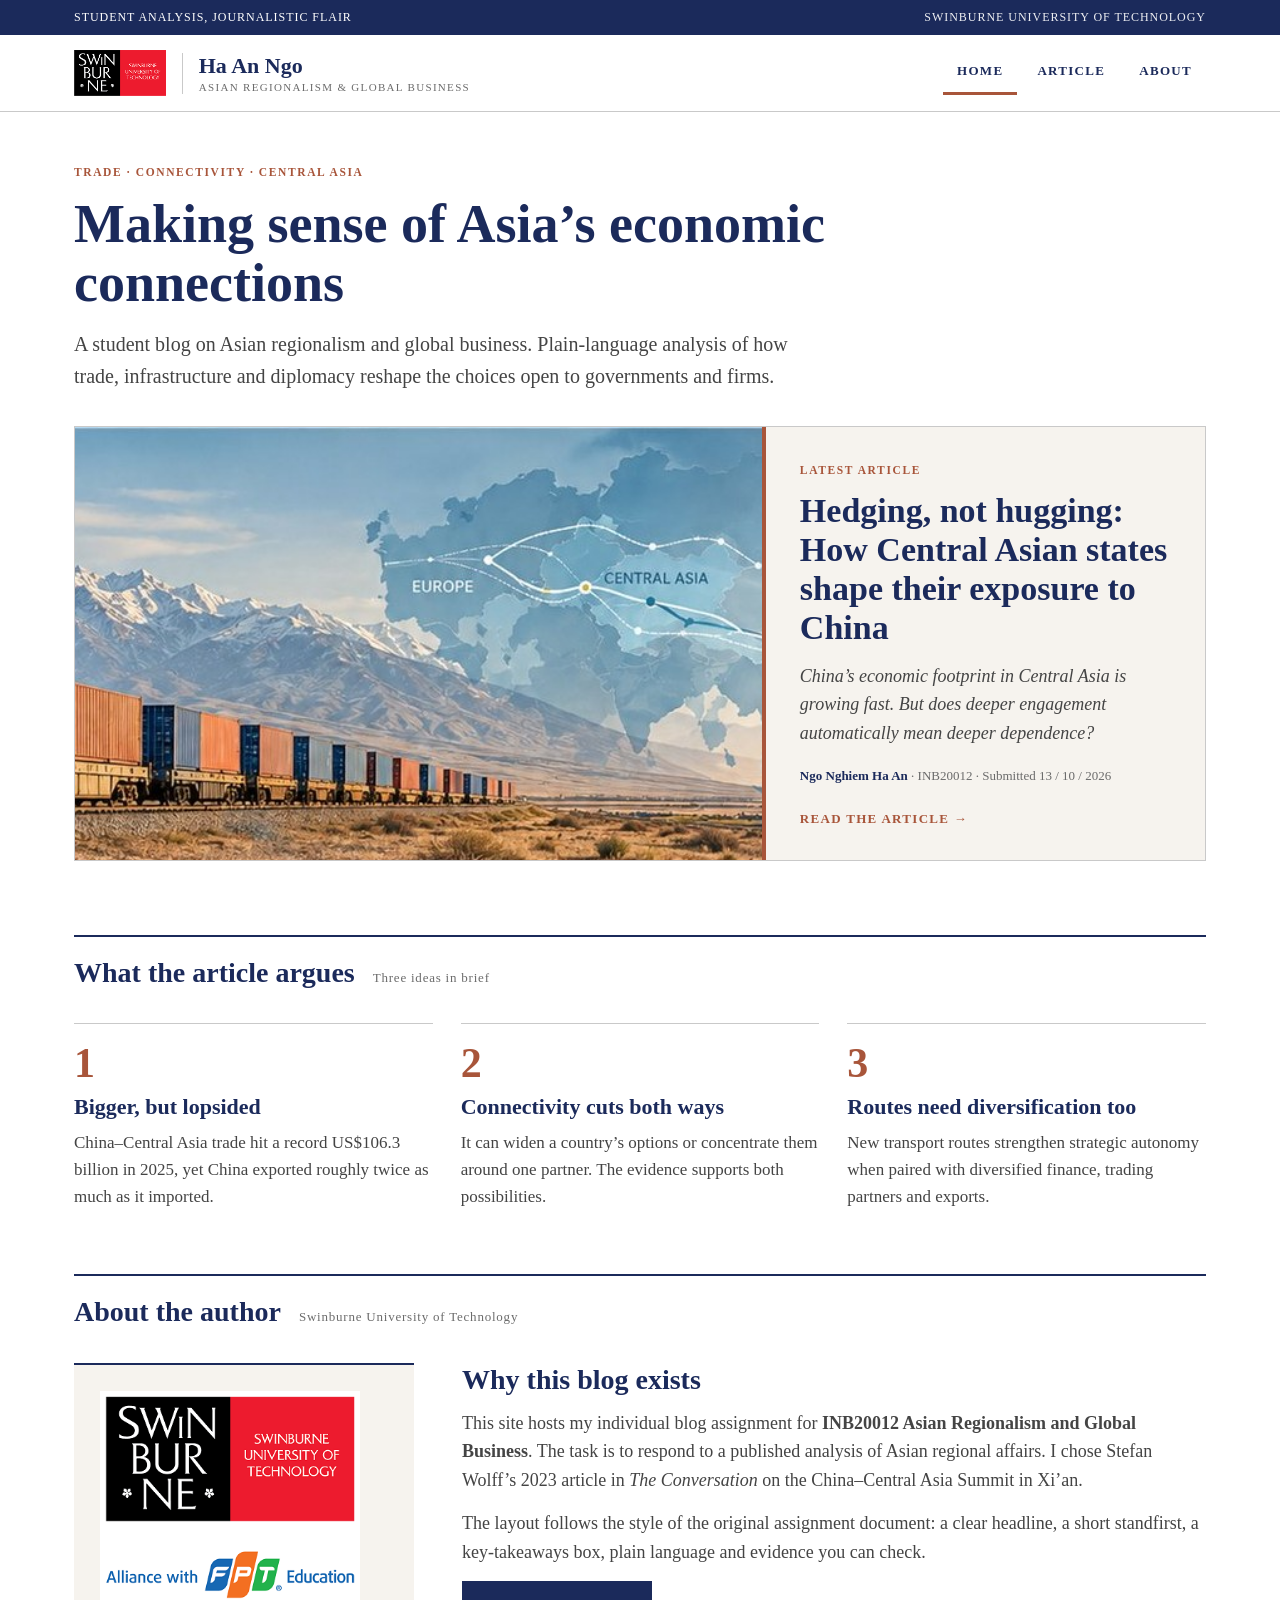
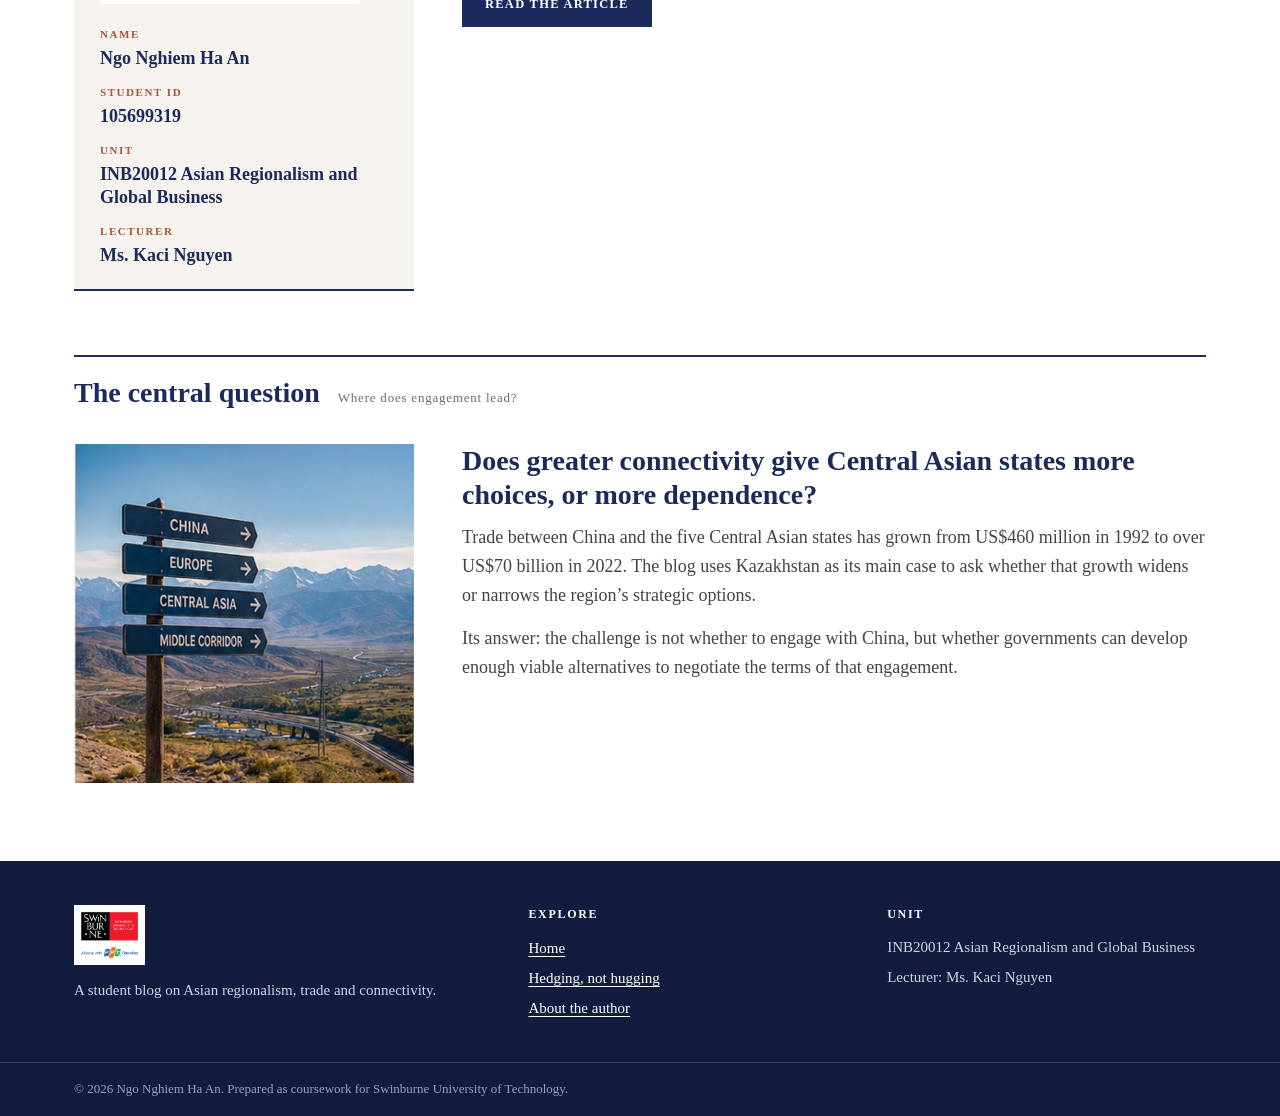
<file: index.html>
<!DOCTYPE html>
<html lang="en">
<head>
  <meta charset="utf-8">
  <meta name="viewport" content="width=device-width, initial-scale=1">
  <title>Ha An Ngo — Asian Regionalism &amp; Global Business</title>
  <meta name="description" content="Student blog by Ngo Nghiem Ha An, Swinburne University of Technology: analysis of trade, connectivity and Central Asia for INB20012 Asian Regionalism and Global Business.">
  <meta property="og:type" content="website">
  <meta property="og:title" content="Ha An Ngo — Asian Regionalism &amp; Global Business">
  <meta property="og:description" content="Hedging, not hugging: How Central Asian states shape their exposure to China.">
  <meta property="og:image" content="assets/img/hero-train.jpg">
  <link rel="icon" href="assets/img/favicon.svg" type="image/svg+xml">
  <link rel="stylesheet" href="assets/css/style.css">
</head>
<body>
  <a class="skip" href="#main">Skip to content</a>

  <div class="topline">
    <div class="wrap">
      <span>Student analysis, journalistic flair</span>
      <a href="https://www.swinburne.edu.au" target="_blank" rel="noopener">Swinburne University of Technology</a>
    </div>
  </div>

  <header class="site-header">
    <div class="wrap">
      <a class="brand" href="index.html" aria-label="Ha An Ngo — home">
        <img src="assets/img/logo-swinburne.png" alt="Swinburne University of Technology">
        <span class="brand-text"><strong>Ha An Ngo</strong><span>Asian Regionalism &amp; Global Business</span></span>
      </a>
      <button class="menu-btn" aria-expanded="false" aria-controls="nav">Menu</button>
      <nav class="nav" id="nav" aria-label="Main">
        <a href="index.html" aria-current="page">Home</a>
        <a href="hedging-not-hugging.html">Article</a>
        <a href="#about">About</a>
      </nav>
    </div>
  </header>

  <main id="main">
    <section class="home-hero">
      <div class="wrap">
        <div class="intro">
          <span class="kicker">Trade · Connectivity · Central Asia</span>
          <h1>Making sense of Asia’s economic connections</h1>
          <p>A student blog on Asian regionalism and global business. Plain-language analysis of how trade, infrastructure and diplomacy reshape the choices open to governments and firms.</p>
        </div>

        <article class="featured">
          <div class="pic">
            <img src="assets/img/hero-train.jpg" alt="A freight train crossing a steppe with mountains behind, overlaid with a map of routes linking Europe, Central Asia and China" width="799" height="345">
          </div>
          <div class="body">
            <span class="kicker">Latest article</span>
            <h2><a href="hedging-not-hugging.html">Hedging, not hugging: How Central Asian states shape their exposure to China</a></h2>
            <p>China’s economic footprint in Central Asia is growing fast. But does deeper engagement automatically mean deeper dependence?</p>
            <div class="meta"><b>Ngo Nghiem Ha An</b> · INB20012 · Submitted 13 / 10 / 2026</div>
            <div class="read-more">Read the article <span>→</span></div>
          </div>
        </article>
      </div>
    </section>

    <section class="section">
      <div class="wrap">
        <div class="section-head">
          <h2>What the article argues</h2>
          <p>Three ideas in brief</p>
        </div>
        <div class="themes">
          <div class="theme">
            <div class="num">1</div>
            <h3>Bigger, but lopsided</h3>
            <p>China–Central Asia trade hit a record US$106.3 billion in 2025, yet China exported roughly twice as much as it imported.</p>
          </div>
          <div class="theme">
            <div class="num">2</div>
            <h3>Connectivity cuts both ways</h3>
            <p>It can widen a country’s options or concentrate them around one partner. The evidence supports both possibilities.</p>
          </div>
          <div class="theme">
            <div class="num">3</div>
            <h3>Routes need diversification too</h3>
            <p>New transport routes strengthen strategic autonomy when paired with diversified finance, trading partners and exports.</p>
          </div>
        </div>
      </div>
    </section>

    <section class="section" id="about">
      <div class="wrap">
        <div class="section-head">
          <h2>About the author</h2>
          <p>Swinburne University of Technology</p>
        </div>
        <div class="about">
          <aside class="id-card" aria-label="Student details">
            <img class="logo" src="assets/img/logo-full.png" alt="Swinburne University of Technology — Alliance with FPT Education">
            <dl>
              <dt>Name</dt><dd>Ngo Nghiem Ha An</dd>
              <dt>Student ID</dt><dd>105699319</dd>
              <dt>Unit</dt><dd>INB20012 Asian Regionalism and Global Business</dd>
              <dt>Lecturer</dt><dd>Ms. Kaci Nguyen</dd>
            </dl>
          </aside>
          <div class="about-text">
            <h3>Why this blog exists</h3>
            <p>This site hosts my individual blog assignment for <b>INB20012 Asian Regionalism and Global Business</b>. The task is to respond to a published analysis of Asian regional affairs. I chose Stefan Wolff’s 2023 article in <i>The Conversation</i> on the China–Central Asia Summit in Xi’an.</p>
            <p>The layout follows the style of the original assignment document: a clear headline, a short standfirst, a key-takeaways box, plain language and evidence you can check.</p>
            <p><a class="btn" href="hedging-not-hugging.html">Read the article</a></p>
          </div>
        </div>
      </div>
    </section>

    <section class="section">
      <div class="wrap">
        <div class="section-head">
          <h2>The central question</h2>
          <p>Where does engagement lead?</p>
        </div>
        <div class="about about-pic">
          <img src="assets/img/signpost.jpg" alt="A signpost on a mountain road pointing to China, Europe, Central Asia and the Middle Corridor" width="660" height="658">
          <div class="about-text">
            <h3>Does greater connectivity give Central Asian states more choices, or more dependence?</h3>
            <p>Trade between China and the five Central Asian states has grown from US$460 million in 1992 to over US$70 billion in 2022. The blog uses Kazakhstan as its main case to ask whether that growth widens or narrows the region’s strategic options.</p>
            <p>Its answer: the challenge is not whether to engage with China, but whether governments can develop enough viable alternatives to negotiate the terms of that engagement.</p>
          </div>
        </div>
      </div>
    </section>
  </main>

  <footer class="site-footer">
    <div class="wrap">
      <div>
        <img src="assets/img/logo-full.png" alt="Swinburne University of Technology — Alliance with FPT Education">
        <p>A student blog on Asian regionalism, trade and connectivity.</p>
      </div>
      <div>
        <h5>Explore</h5>
        <ul>
          <li><a href="index.html">Home</a></li>
          <li><a href="hedging-not-hugging.html">Hedging, not hugging</a></li>
          <li><a href="#about">About the author</a></li>
        </ul>
      </div>
      <div>
        <h5>Unit</h5>
        <p>INB20012 Asian Regionalism and Global Business</p>
        <p>Lecturer: Ms. Kaci Nguyen</p>
      </div>
    </div>
    <div class="legal"><div class="wrap">© 2026 Ngo Nghiem Ha An. Prepared as coursework for Swinburne University of Technology. </div></div>
  </footer>

  <script src="assets/js/main.js"></script>
</body>
</html>
</file>
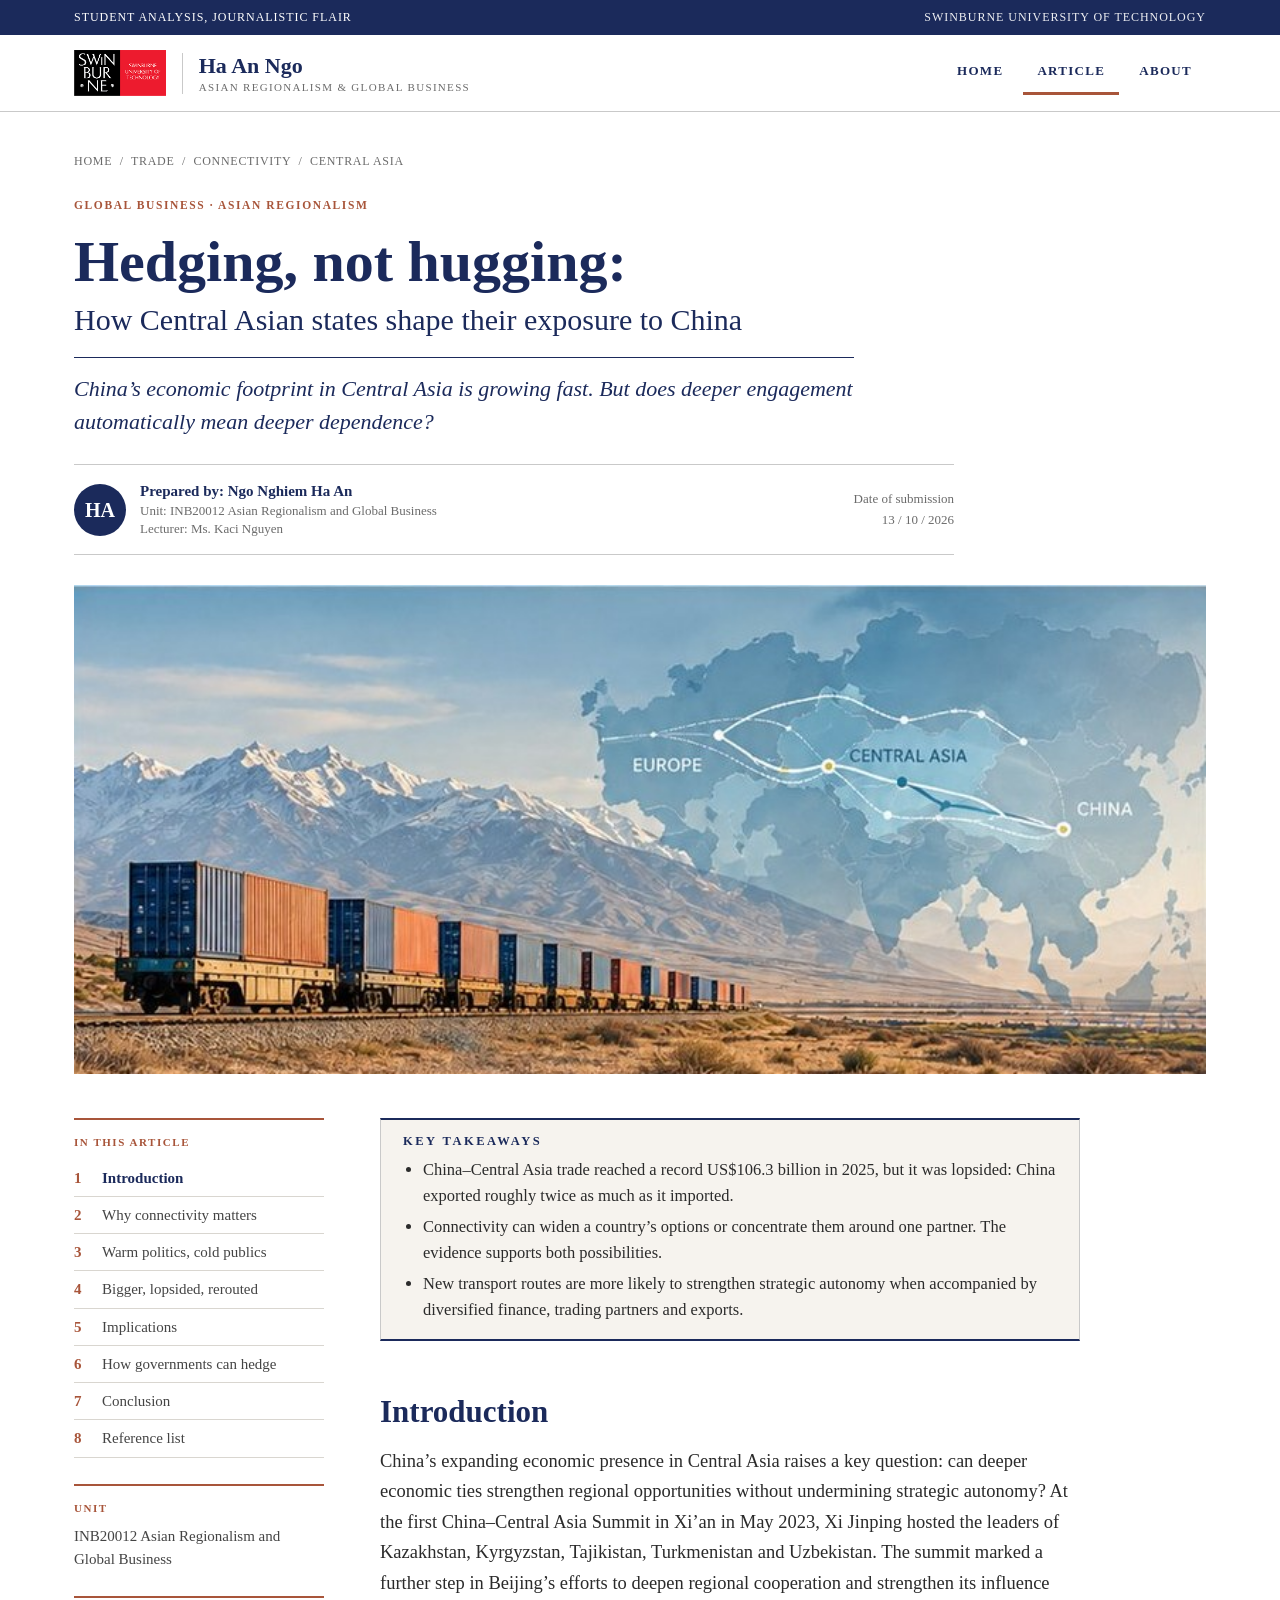
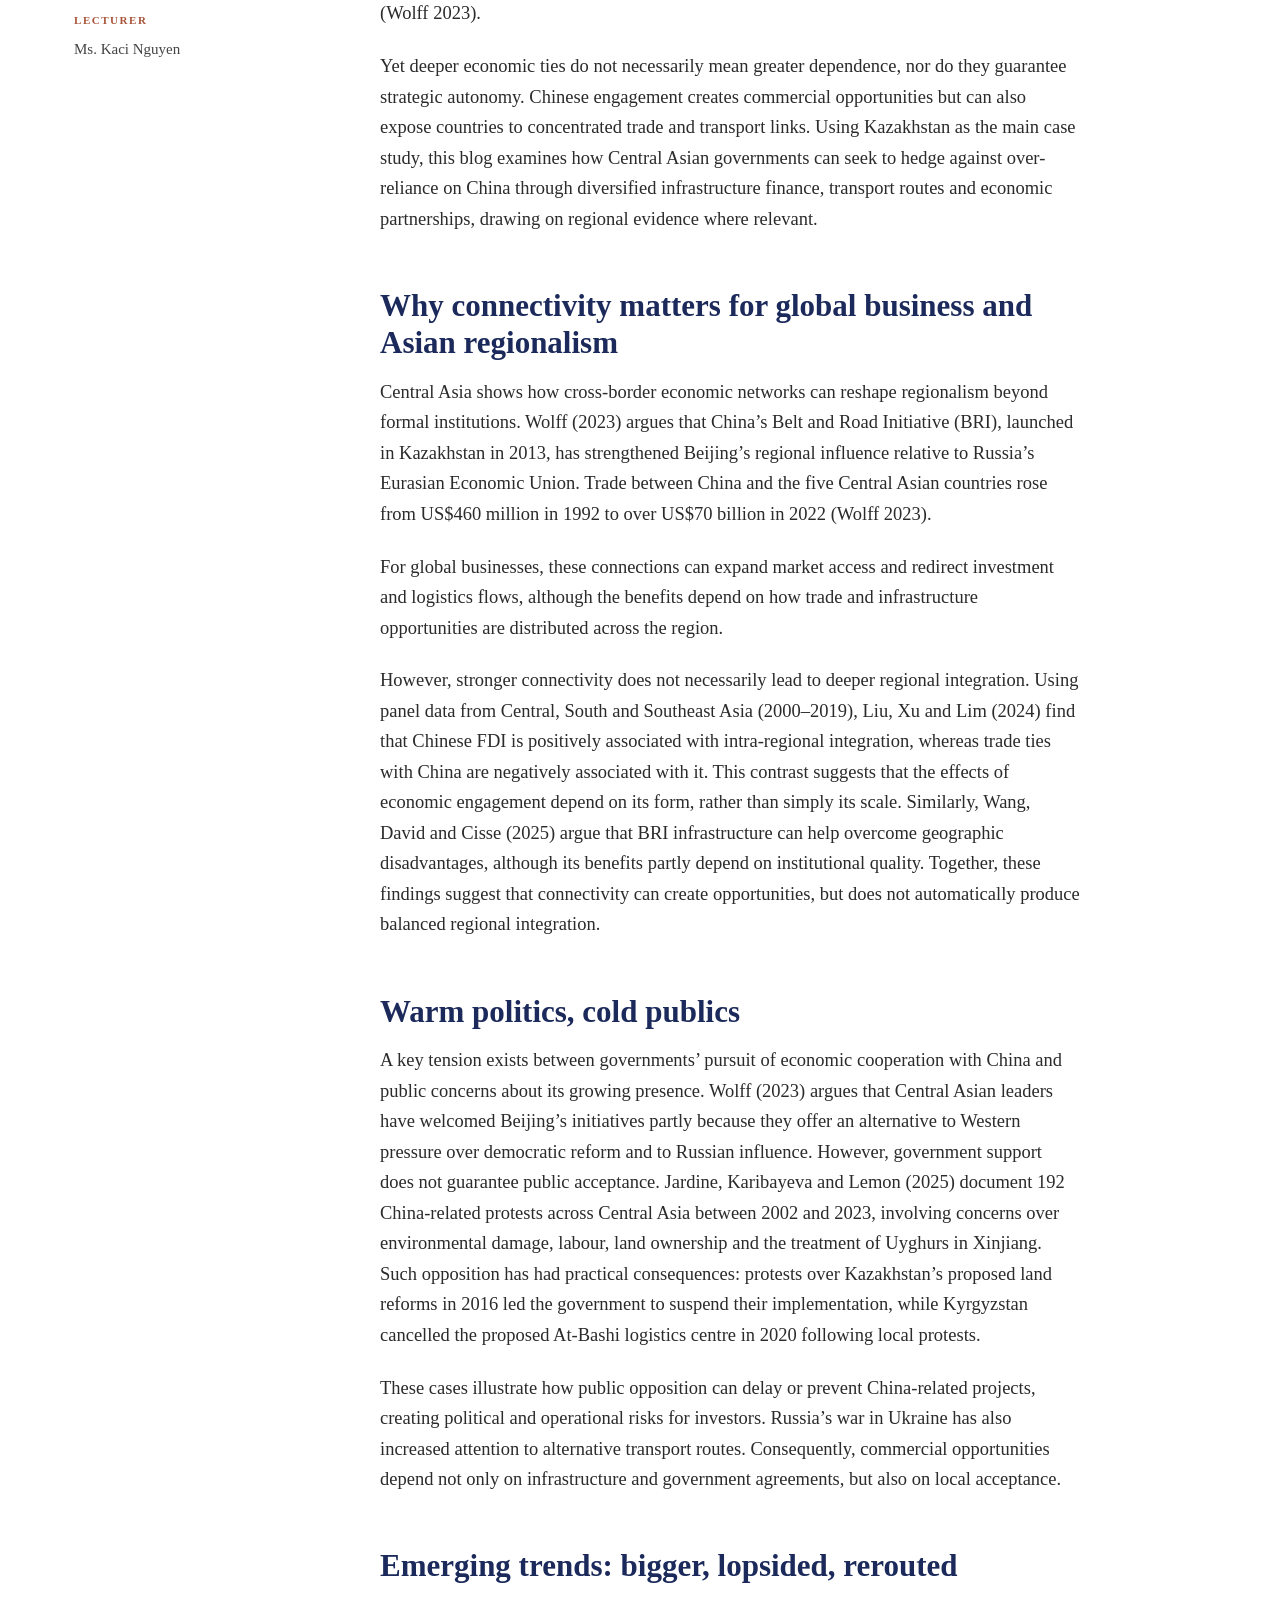
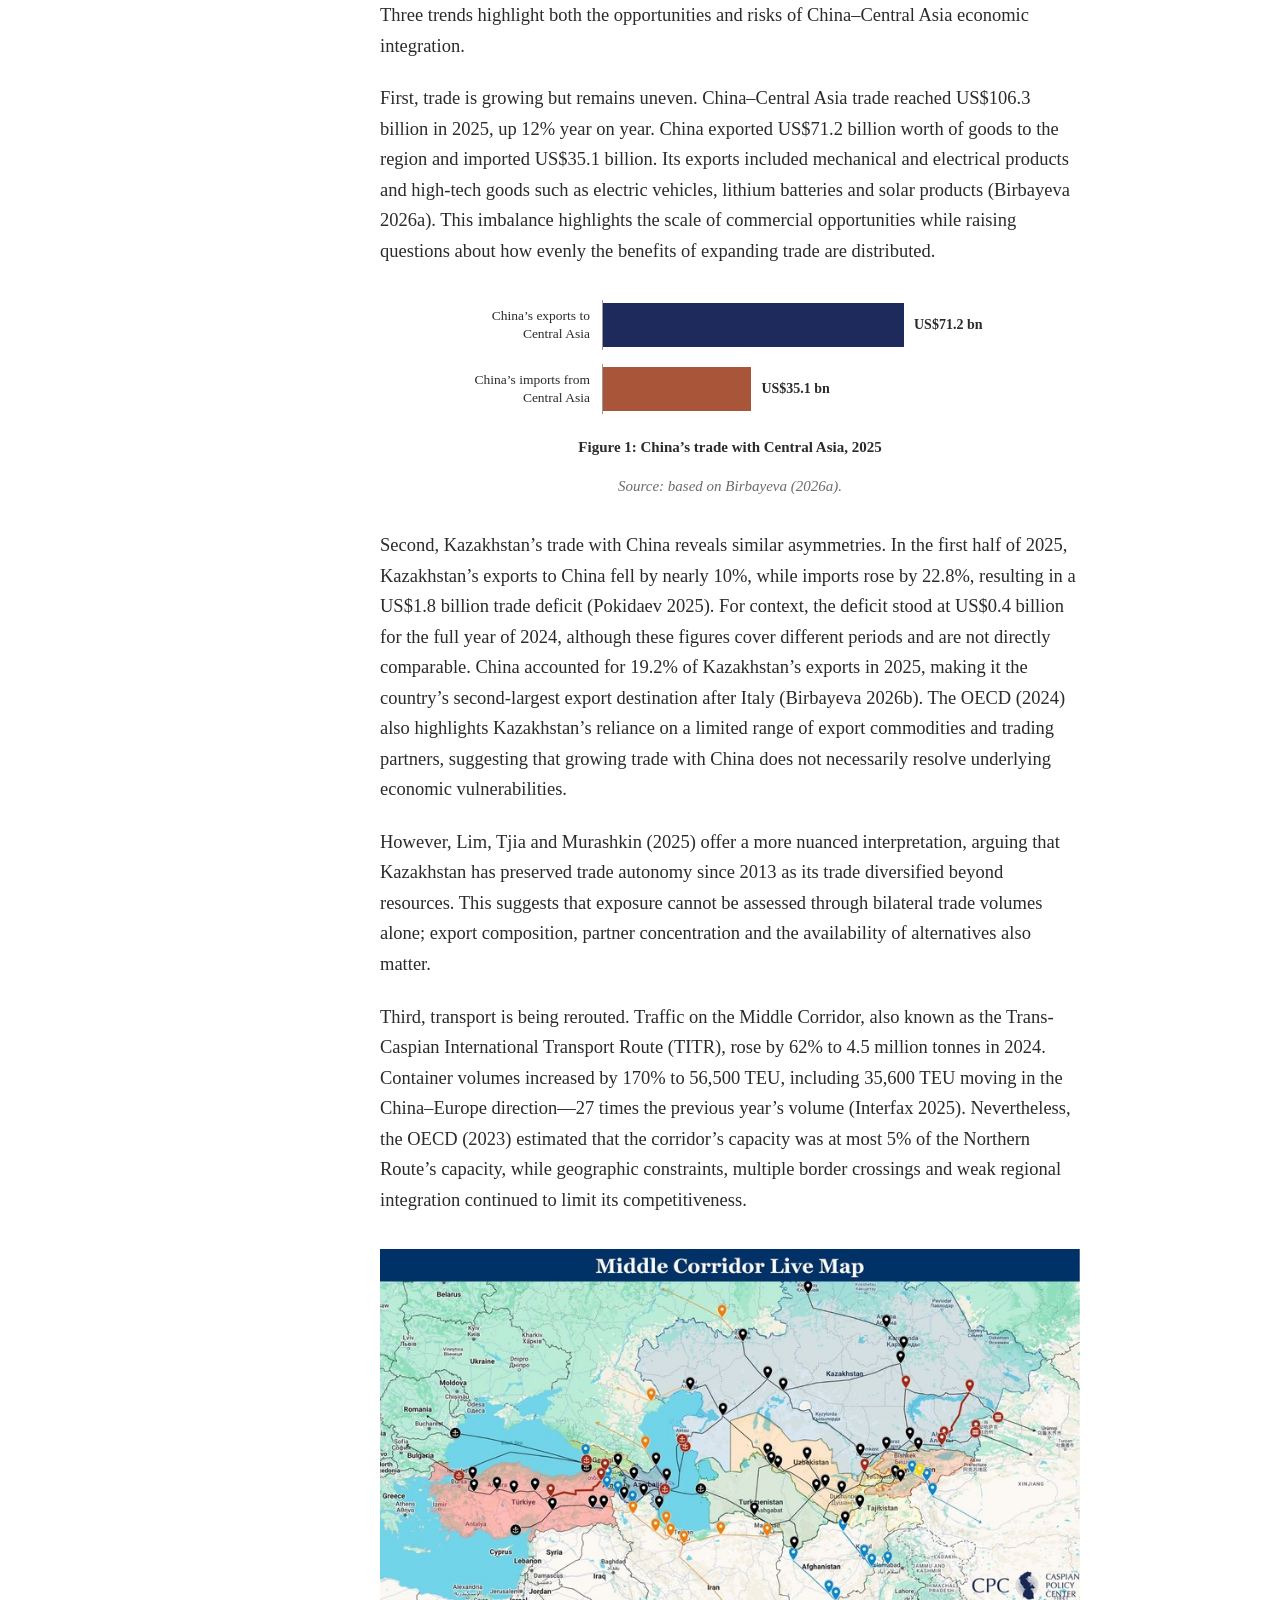
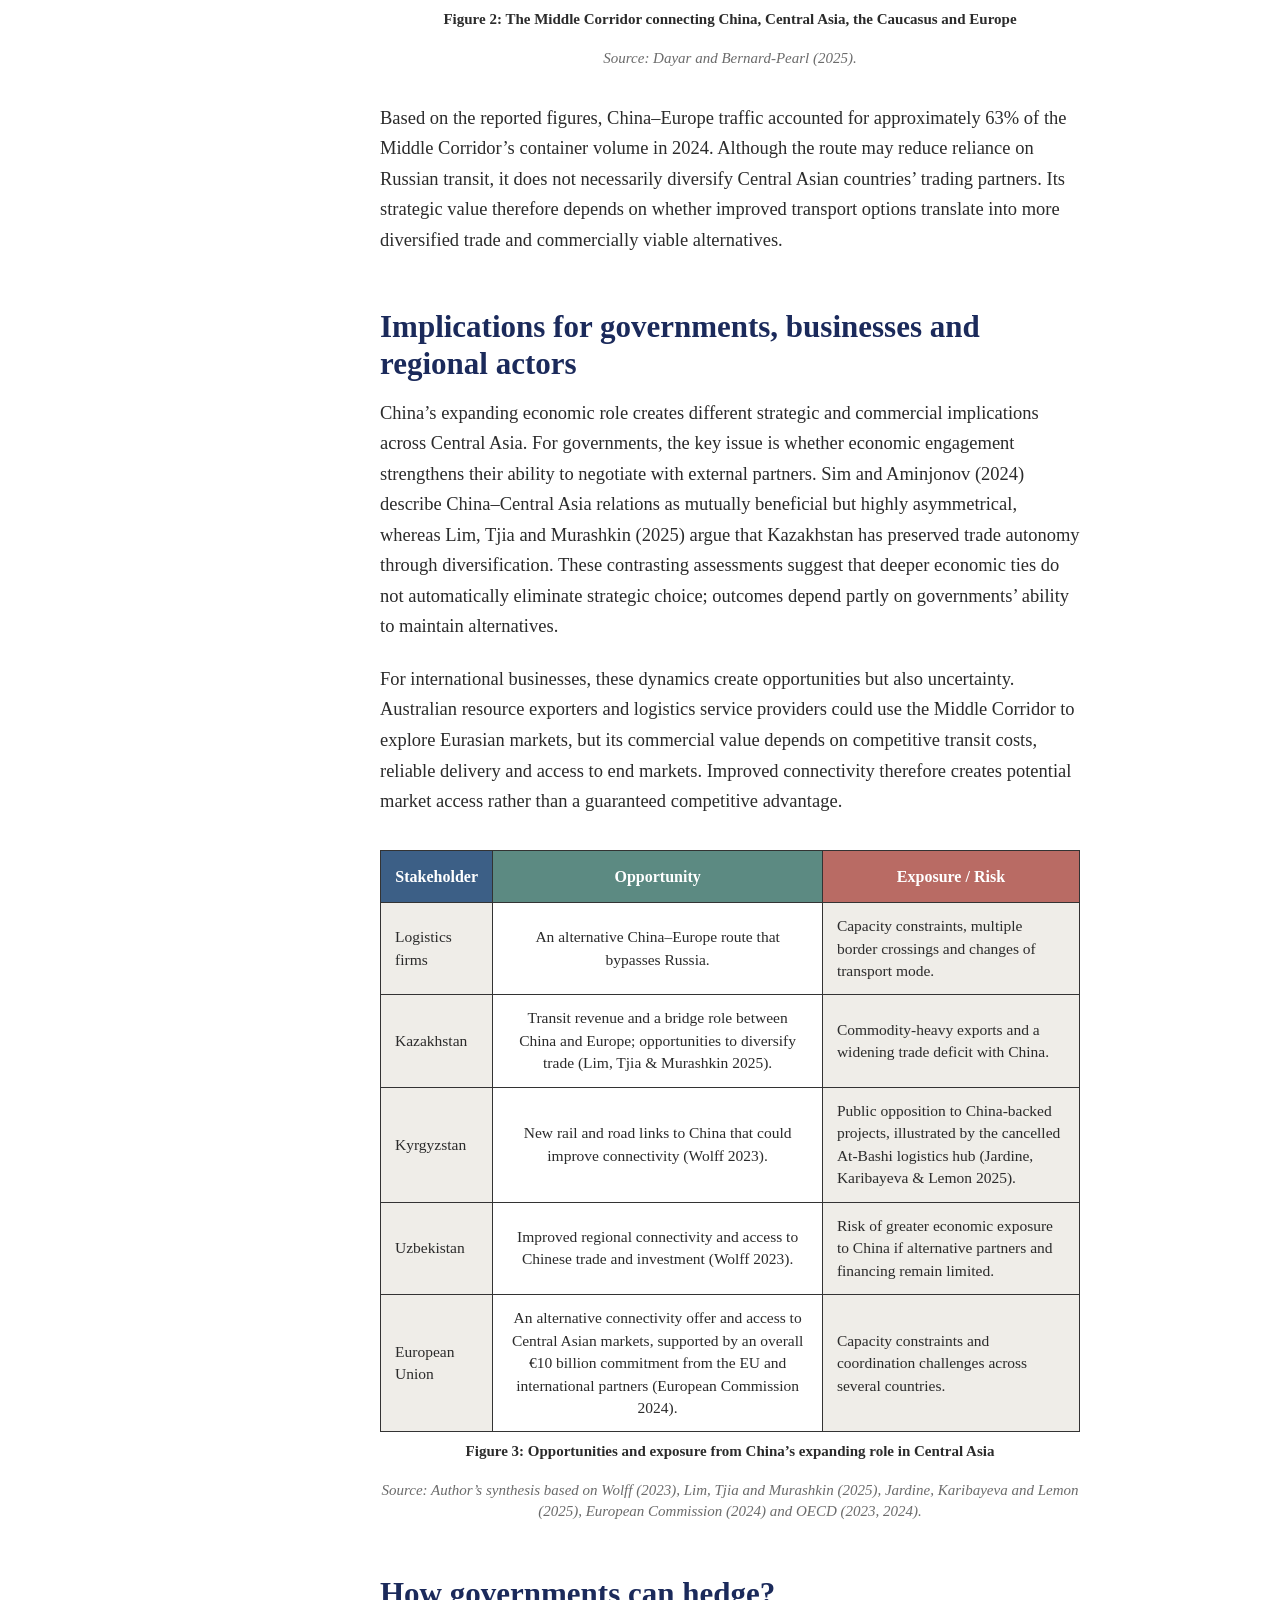
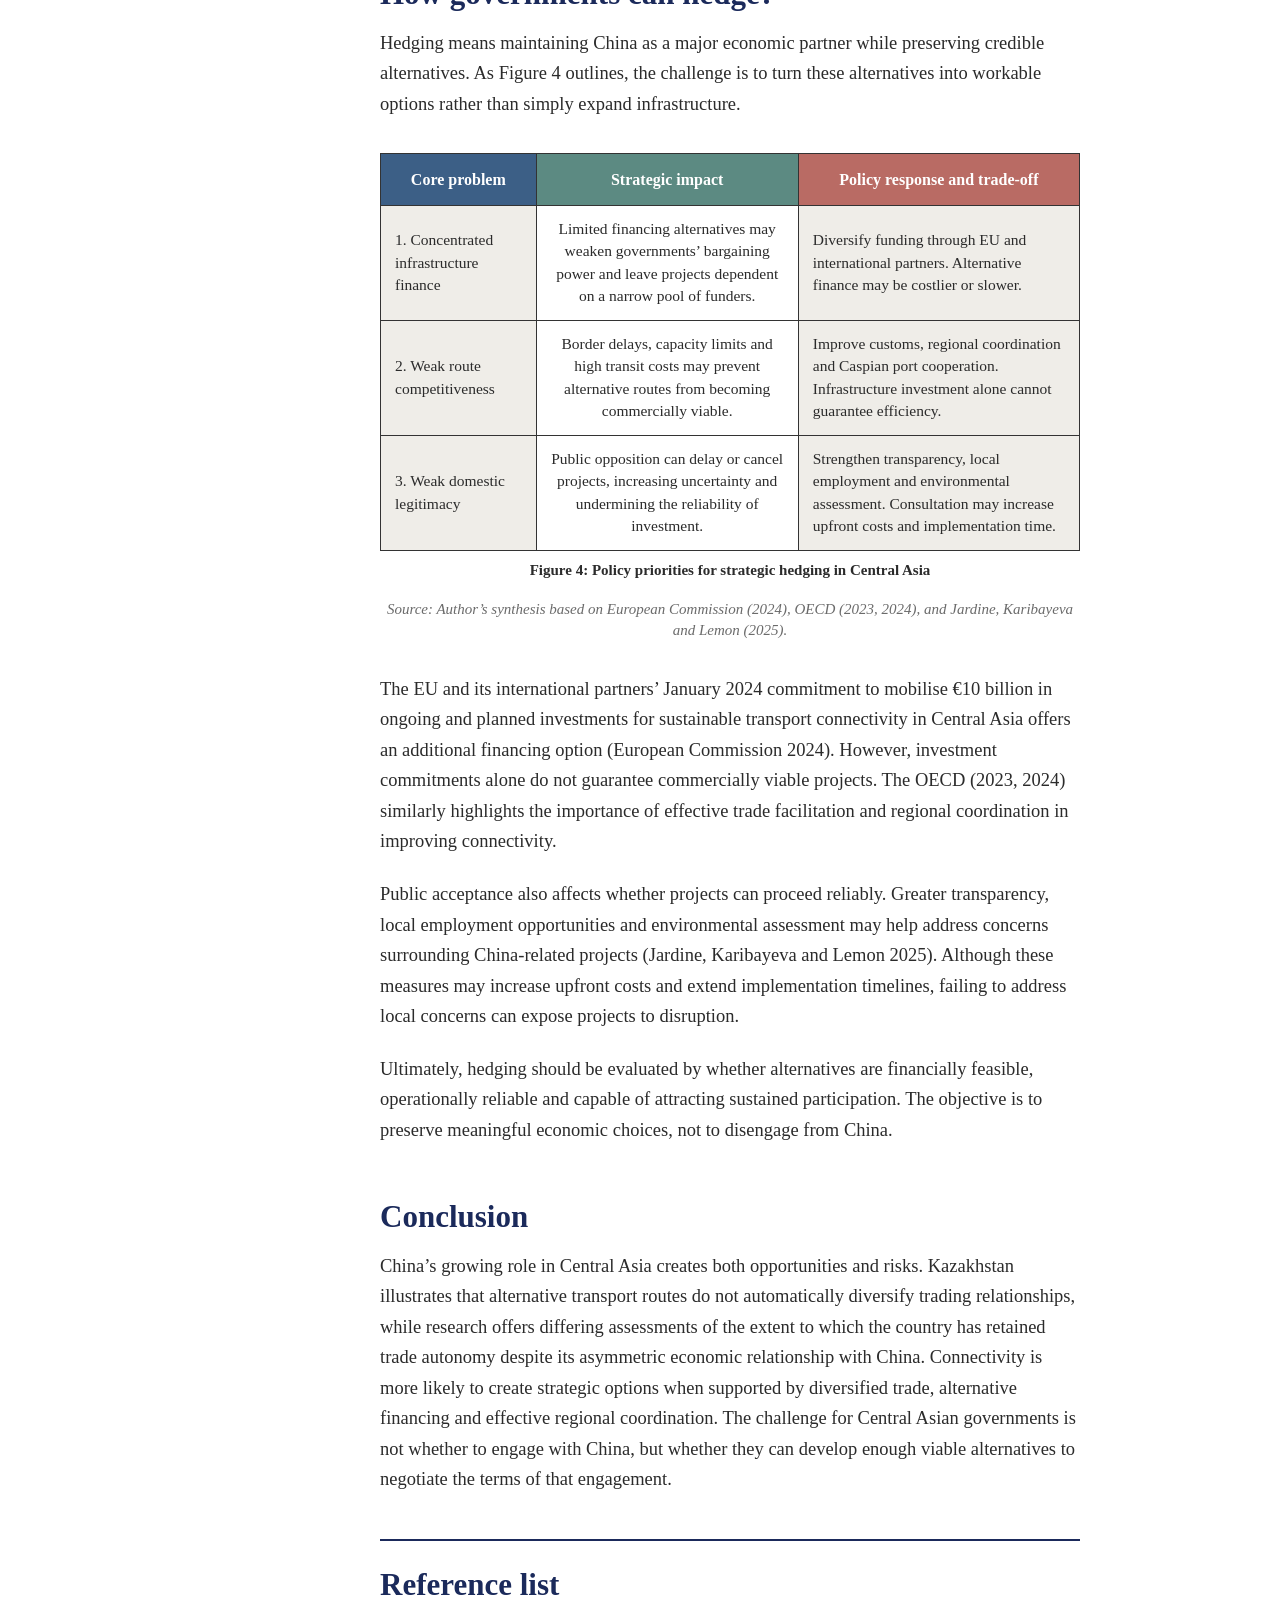
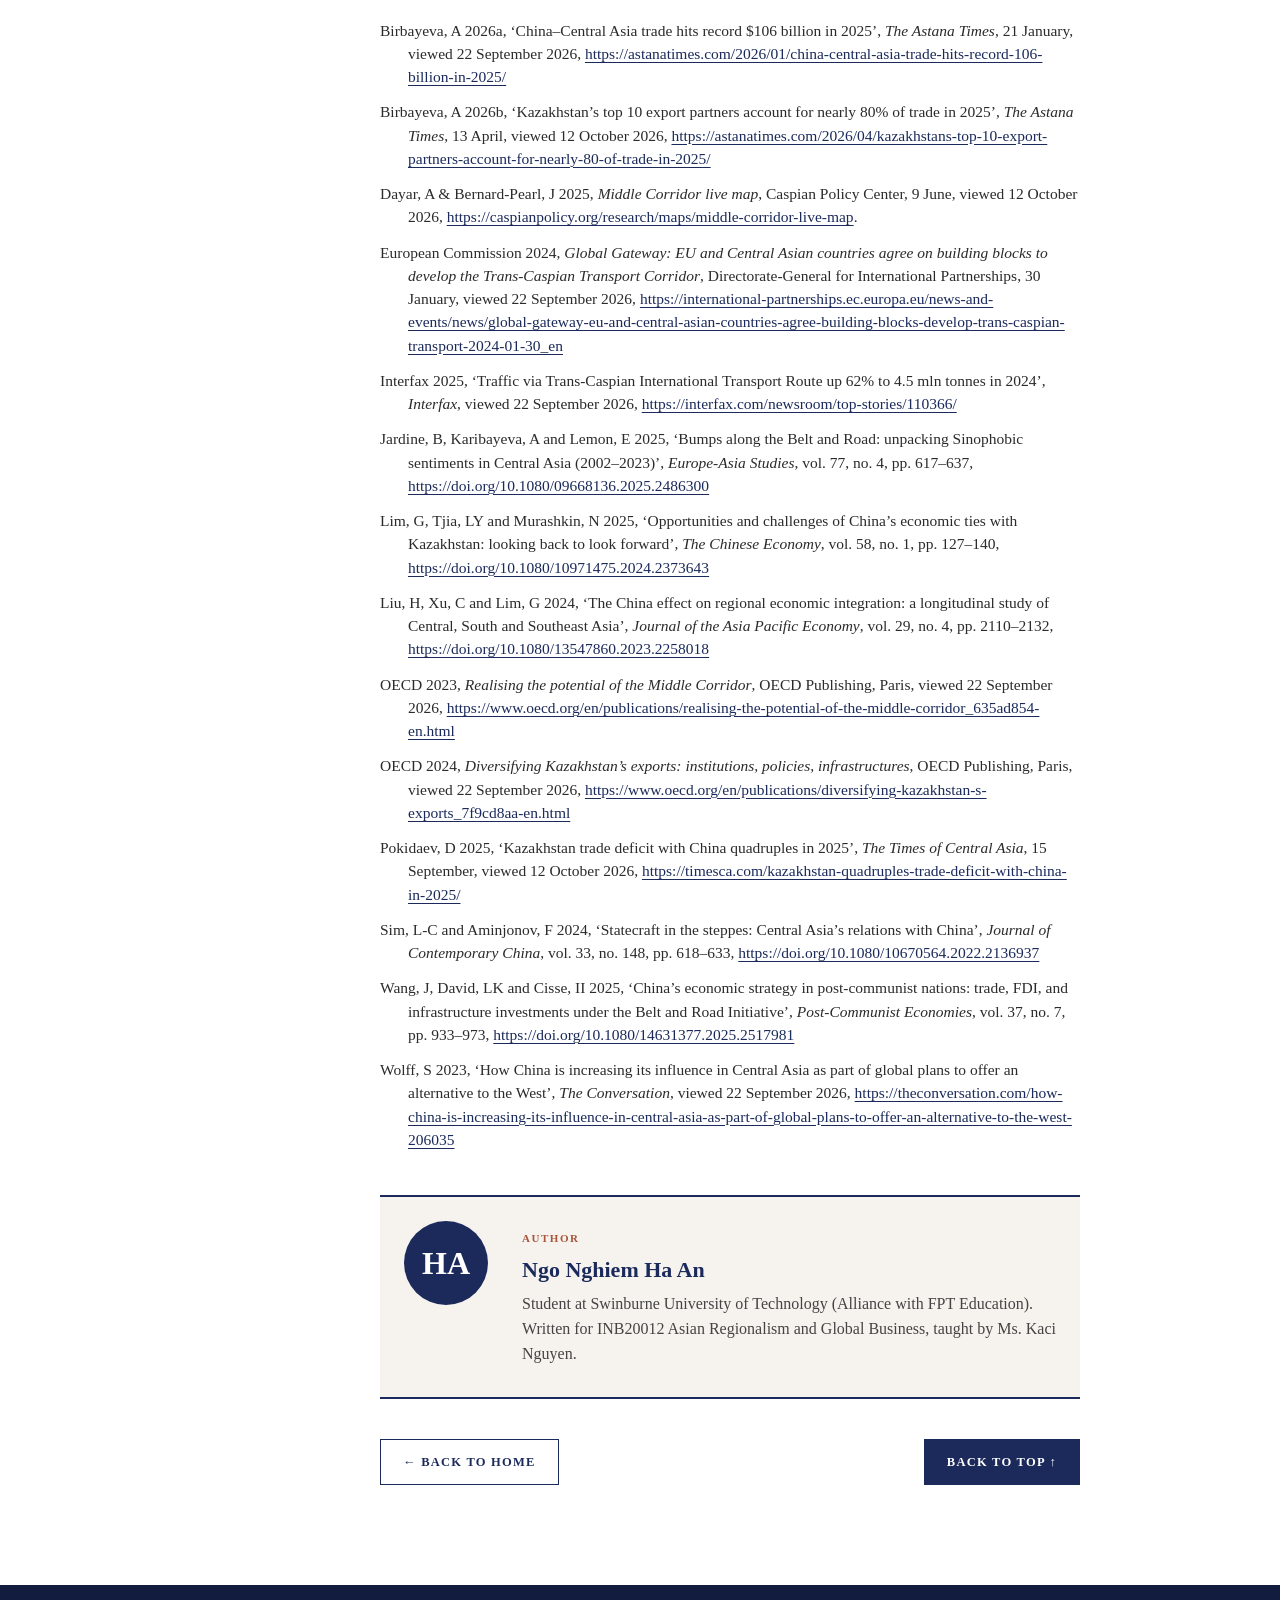
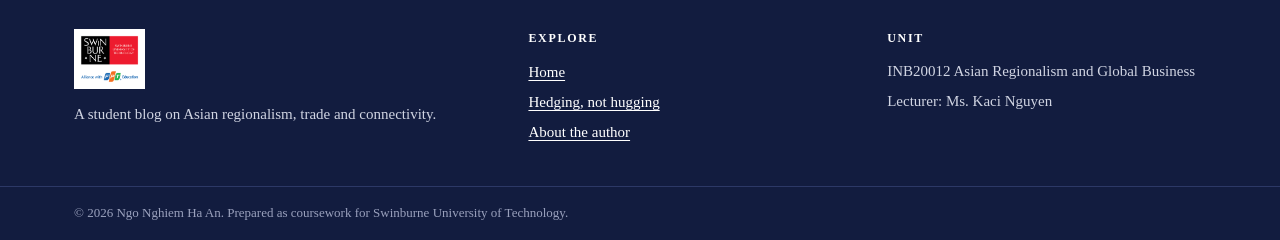
<file: hedging-not-hugging.html>
<!DOCTYPE html>
<html lang="en">
<head>
  <meta charset="utf-8">
  <meta name="viewport" content="width=device-width, initial-scale=1">
  <title>Hedging, not hugging: How Central Asian states shape their exposure to China — Ha An Ngo</title>
  <meta name="description" content="China’s economic footprint in Central Asia is growing fast. But does deeper engagement automatically mean deeper dependence? INB20012 Asian Regionalism and Global Business, Swinburne University of Technology.">
  <meta property="og:type" content="article">
  <meta property="og:title" content="Hedging, not hugging: How Central Asian states shape their exposure to China">
  <meta property="og:description" content="Does deeper engagement with China automatically mean deeper dependence? Kazakhstan, the Middle Corridor and the case for hedging.">
  <meta property="og:image" content="assets/img/hero-train.jpg">
  <link rel="icon" href="assets/img/favicon.svg" type="image/svg+xml">
  <link rel="stylesheet" href="assets/css/style.css">
</head>
<body>
  <a class="skip" href="#main">Skip to content</a>
  <div class="progress" aria-hidden="true"></div>

  <div class="topline">
    <div class="wrap">
      <span>Student analysis, journalistic flair</span>
      <a href="https://www.swinburne.edu.au" target="_blank" rel="noopener">Swinburne University of Technology</a>
    </div>
  </div>

  <header class="site-header">
    <div class="wrap">
      <a class="brand" href="index.html" aria-label="Ha An Ngo — home">
        <img src="assets/img/logo-swinburne.png" alt="Swinburne University of Technology">
        <span class="brand-text"><strong>Ha An Ngo</strong><span>Asian Regionalism &amp; Global Business</span></span>
      </a>
      <button class="menu-btn" aria-expanded="false" aria-controls="nav">Menu</button>
      <nav class="nav" id="nav" aria-label="Main">
        <a href="index.html">Home</a>
        <a href="hedging-not-hugging.html" aria-current="page">Article</a>
        <a href="index.html#about">About</a>
      </nav>
    </div>
  </header>

  <main id="main">
    <section class="article-head">
      <div class="wrap">
        <div class="inner">
          <div class="crumbs"><a href="index.html">Home</a> &nbsp;/&nbsp; Trade &nbsp;/&nbsp; Connectivity &nbsp;/&nbsp; Central Asia</div>
          <span class="kicker">Global Business · Asian Regionalism</span>
          <h1>Hedging, not hugging:</h1>
          <p class="subtitle">How Central Asian states shape their exposure to China</p>
          <p class="standfirst">China’s economic footprint in Central Asia is growing fast. But does deeper engagement automatically mean deeper dependence?</p>

          <div class="byline">
            <div class="avatar" aria-hidden="true">HA</div>
            <div class="who">
              <strong>Prepared by: Ngo Nghiem Ha An</strong>
              <span>Unit: INB20012 Asian Regionalism and Global Business</span>
              <span>Lecturer: Ms. Kaci Nguyen</span>
            </div>
            <div class="when">Date of submission<br>13 / 10 / 2026</div>
          </div>
        </div>

        <figure class="lead-figure">
          <img src="assets/img/hero-train.jpg" alt="A freight train carrying containers across a steppe with mountains behind, overlaid with a map showing routes linking Europe, Central Asia and China" width="799" height="345">
        </figure>
      </div>
    </section>

    <div class="wrap">
      <div class="article-layout">

        <aside class="aside" aria-label="About this article">
          <div class="card">
            <h4>In this article</h4>
            <ol>
              <li><a href="#introduction">Introduction</a></li>
              <li><a href="#connectivity">Why connectivity matters</a></li>
              <li><a href="#politics">Warm politics, cold publics</a></li>
              <li><a href="#trends">Bigger, lopsided, rerouted</a></li>
              <li><a href="#implications">Implications</a></li>
              <li><a href="#policy">How governments can hedge</a></li>
              <li><a href="#conclusion">Conclusion</a></li>
              <li><a href="#references">Reference list</a></li>
            </ol>
          </div>
          <div class="card">
            <h4>Unit</h4>
            <p>INB20012 Asian Regionalism and Global Business</p>
          </div>
          <div class="card">
            <h4>Lecturer</h4>
            <p>Ms. Kaci Nguyen</p>
          </div>
        </aside>

        <article class="prose">

          <aside class="takeaways" aria-labelledby="kt">
            <h2 id="kt">Key takeaways</h2>
            <ul>
              <li>China–Central Asia trade reached a record US$106.3 billion in 2025, but it was lopsided: China exported roughly twice as much as it imported.</li>
              <li>Connectivity can widen a country’s options or concentrate them around one partner. The evidence supports both possibilities.</li>
              <li>New transport routes are more likely to strengthen strategic autonomy when accompanied by diversified finance, trading partners and exports.</li>
            </ul>
          </aside>
          
          <h2 id="introduction">Introduction</h2>
          <p>China’s expanding economic presence in Central Asia raises a key question: can deeper economic ties strengthen regional opportunities without undermining strategic autonomy? At the first China–Central Asia Summit in Xi’an in May 2023, Xi Jinping hosted the leaders of Kazakhstan, Kyrgyzstan, Tajikistan, Turkmenistan and Uzbekistan. The summit marked a further step in Beijing’s efforts to deepen regional cooperation and strengthen its influence (Wolff 2023).</p>
          <p>Yet deeper economic ties do not necessarily mean greater dependence, nor do they guarantee strategic autonomy. Chinese engagement creates commercial opportunities but can also expose countries to concentrated trade and transport links. Using Kazakhstan as the main case study, this blog examines how Central Asian governments can seek to hedge against over-reliance on China through diversified infrastructure finance, transport routes and economic partnerships, drawing on regional evidence where relevant.</p>
          
          <h2 id="connectivity">Why connectivity matters for global business and Asian regionalism</h2>
          <p>Central Asia shows how cross-border economic networks can reshape regionalism beyond formal institutions. Wolff (2023) argues that China’s Belt and Road Initiative (BRI), launched in Kazakhstan in 2013, has strengthened Beijing’s regional influence relative to Russia’s Eurasian Economic Union. Trade between China and the five Central Asian countries rose from US$460 million in 1992 to over US$70 billion in 2022 (Wolff 2023).</p>
          <p>For global businesses, these connections can expand market access and redirect investment and logistics flows, although the benefits depend on how trade and infrastructure opportunities are distributed across the region.</p>
          <p>However, stronger connectivity does not necessarily lead to deeper regional integration. Using panel data from Central, South and Southeast Asia (2000–2019), Liu, Xu and Lim (2024) find that Chinese FDI is positively associated with intra-regional integration, whereas trade ties with China are negatively associated with it. This contrast suggests that the effects of economic engagement depend on its form, rather than simply its scale. Similarly, Wang, David and Cisse (2025) argue that BRI infrastructure can help overcome geographic disadvantages, although its benefits partly depend on institutional quality. Together, these findings suggest that connectivity can create opportunities, but does not automatically produce balanced regional integration.</p>
          
          <h2 id="politics">Warm politics, cold publics</h2>
          <p>A key tension exists between governments’ pursuit of economic cooperation with China and public concerns about its growing presence. Wolff (2023) argues that Central Asian leaders have welcomed Beijing’s initiatives partly because they offer an alternative to Western pressure over democratic reform and to Russian influence. However, government support does not guarantee public acceptance. Jardine, Karibayeva and Lemon (2025) document 192 China-related protests across Central Asia between 2002 and 2023, involving concerns over environmental damage, labour, land ownership and the treatment of Uyghurs in Xinjiang. Such opposition has had practical consequences: protests over Kazakhstan’s proposed land reforms in 2016 led the government to suspend their implementation, while Kyrgyzstan cancelled the proposed At-Bashi logistics centre in 2020 following local protests.</p>
          <p>These cases illustrate how public opposition can delay or prevent China-related projects, creating political and operational risks for investors. Russia’s war in Ukraine has also increased attention to alternative transport routes. Consequently, commercial opportunities depend not only on infrastructure and government agreements, but also on local acceptance.</p>
          
          <h2 id="trends">Emerging trends: bigger, lopsided, rerouted</h2>
          <p>Three trends highlight both the opportunities and risks of China–Central Asia economic integration.</p>
          <p>First, trade is growing but remains uneven. China–Central Asia trade reached US$106.3 billion in 2025, up 12% year on year. China exported US$71.2 billion worth of goods to the region and imported US$35.1 billion. Its exports included mechanical and electrical products and high-tech goods such as electric vehicles, lithium batteries and solar products (Birbayeva 2026a). This imbalance highlights the scale of commercial opportunities while raising questions about how evenly the benefits of expanding trade are distributed.</p>
          
          <figure>
            <div class="bars" role="img" aria-label="Bar chart: China's exports to Central Asia US$71.2 billion; China's imports from Central Asia US$35.1 billion">
              <div class="bar-row">
                <div class="bar-label">China’s exports to Central Asia</div>
                <div class="bar-track"><div class="bar" style="width:calc((100% - 96px) * 1);background:#1E2A5B"></div><span class="bar-val">US$71.2 bn</span></div>
              </div>
              <div class="bar-row">
                <div class="bar-label">China’s imports from Central Asia</div>
                <div class="bar-track"><div class="bar" style="width:calc((100% - 96px) * 0.493);background:var(--accent)"></div><span class="bar-val">US$35.1 bn</span></div>
              </div>
            </div>
            <figcaption>
              <p class="figtitle">Figure 1: China’s trade with Central Asia, 2025</p>
              <p class="source">Source: based on Birbayeva (2026a).</p>
            </figcaption>
          </figure>
          
          <p>Second, Kazakhstan’s trade with China reveals similar asymmetries. In the first half of 2025, Kazakhstan’s exports to China fell by nearly 10%, while imports rose by 22.8%, resulting in a US$1.8 billion trade deficit (Pokidaev 2025). For context, the deficit stood at US$0.4 billion for the full year of 2024, although these figures cover different periods and are not directly comparable. China accounted for 19.2% of Kazakhstan’s exports in 2025, making it the country’s second-largest export destination after Italy (Birbayeva 2026b). The OECD (2024) also highlights Kazakhstan’s reliance on a limited range of export commodities and trading partners, suggesting that growing trade with China does not necessarily resolve underlying economic vulnerabilities.</p>
          <p>However, Lim, Tjia and Murashkin (2025) offer a more nuanced interpretation, arguing that Kazakhstan has preserved trade autonomy since 2013 as its trade diversified beyond resources. This suggests that exposure cannot be assessed through bilateral trade volumes alone; export composition, partner concentration and the availability of alternatives also matter.</p>
          <p>Third, transport is being rerouted. Traffic on the Middle Corridor, also known as the Trans-Caspian International Transport Route (TITR), rose by 62% to 4.5 million tonnes in 2024. Container volumes increased by 170% to 56,500 TEU, including 35,600 TEU moving in the China–Europe direction—27 times the previous year’s volume (Interfax 2025). Nevertheless, the OECD (2023) estimated that the corridor’s capacity was at most 5% of the Northern Route’s capacity, while geographic constraints, multiple border crossings and weak regional integration continued to limit its competitiveness.</p>
          
          <figure>
            <img class="fig-map" src="assets/img/middle-corridor-map.jpg" width="820" height="412" alt="Map of the Middle Corridor showing rail, road and port links between China, Central Asia, the Caucasus and Europe">
            <figcaption>
              <p class="figtitle">Figure 2: The Middle Corridor connecting China, Central Asia, the Caucasus and Europe</p>
              <p class="source">Source: Dayar and Bernard-Pearl (2025).</p>
            </figcaption>
          </figure>
          
          <p>Based on the reported figures, China–Europe traffic accounted for approximately 63% of the Middle Corridor’s container volume in 2024. Although the route may reduce reliance on Russian transit, it does not necessarily diversify Central Asian countries’ trading partners. Its strategic value therefore depends on whether improved transport options translate into more diversified trade and commercially viable alternatives.</p>
          
          <h2 id="implications">Implications for governments, businesses and regional actors</h2>
          <p>China’s expanding economic role creates different strategic and commercial implications across Central Asia. For governments, the key issue is whether economic engagement strengthens their ability to negotiate with external partners. Sim and Aminjonov (2024) describe China–Central Asia relations as mutually beneficial but highly asymmetrical, whereas Lim, Tjia and Murashkin (2025) argue that Kazakhstan has preserved trade autonomy through diversification. These contrasting assessments suggest that deeper economic ties do not automatically eliminate strategic choice; outcomes depend partly on governments’ ability to maintain alternatives.</p>
          <p>For international businesses, these dynamics create opportunities but also uncertainty. Australian resource exporters and logistics service providers could use the Middle Corridor to explore Eurasian markets, but its commercial value depends on competitive transit costs, reliable delivery and access to end markets. Improved connectivity therefore creates potential market access rather than a guaranteed competitive advantage.</p>
          
          <figure>
            <div class="table-wrap">
              <table class="fig fig3">
                <thead><tr><th scope="col">Stakeholder</th><th scope="col">Opportunity</th><th scope="col">Exposure / Risk</th></tr></thead>
                <tbody>
                  <tr><td>Logistics firms</td><td>An alternative China–Europe route that bypasses Russia.</td><td>Capacity constraints, multiple border crossings and changes of transport mode.</td></tr>
                  <tr><td>Kazakhstan</td><td>Transit revenue and a bridge role between China and Europe; opportunities to diversify trade (Lim, Tjia &amp; Murashkin 2025).</td><td>Commodity-heavy exports and a widening trade deficit with China.</td></tr>
                  <tr><td>Kyrgyzstan</td><td>New rail and road links to China that could improve connectivity (Wolff 2023).</td><td>Public opposition to China-backed projects, illustrated by the cancelled At-Bashi logistics hub (Jardine, Karibayeva &amp; Lemon 2025).</td></tr>
                  <tr><td>Uzbekistan</td><td>Improved regional connectivity and access to Chinese trade and investment (Wolff 2023).</td><td>Risk of greater economic exposure to China if alternative partners and financing remain limited.</td></tr>
                  <tr><td>European Union</td><td>An alternative connectivity offer and access to Central Asian markets, supported by an overall €10 billion commitment from the EU and international partners (European Commission 2024).</td><td>Capacity constraints and coordination challenges across several countries.</td></tr>
                </tbody>
              </table>
            </div>
            <figcaption>
              <p class="figtitle">Figure 3: Opportunities and exposure from China’s expanding role in Central Asia</p>
              <p class="source">Source: Author’s synthesis based on Wolff (2023), Lim, Tjia and Murashkin (2025), Jardine, Karibayeva and Lemon (2025), European Commission (2024) and OECD (2023, 2024).</p>
            </figcaption>
          </figure>
          
          <h2 id="policy">How governments can hedge?</h2>
          <p>Hedging means maintaining China as a major economic partner while preserving credible alternatives. As Figure 4 outlines, the challenge is to turn these alternatives into workable options rather than simply expand infrastructure.</p>
          
          <figure>
            <div class="table-wrap">
              <table class="fig fig4">
                <thead><tr><th scope="col">Core problem</th><th scope="col">Strategic impact</th><th scope="col">Policy response and trade-off</th></tr></thead>
                <tbody>
                  <tr><td>1. Concentrated infrastructure finance</td><td>Limited financing alternatives may weaken governments’ bargaining power and leave projects dependent on a narrow pool of funders.</td><td>Diversify funding through EU and international partners. Alternative finance may be costlier or slower.</td></tr>
                  <tr><td>2. Weak route competitiveness</td><td>Border delays, capacity limits and high transit costs may prevent alternative routes from becoming commercially viable.</td><td>Improve customs, regional coordination and Caspian port cooperation. Infrastructure investment alone cannot guarantee efficiency.</td></tr>
                  <tr><td>3. Weak domestic legitimacy</td><td>Public opposition can delay or cancel projects, increasing uncertainty and undermining the reliability of investment.</td><td>Strengthen transparency, local employment and environmental assessment. Consultation may increase upfront costs and implementation time.</td></tr>
                </tbody>
              </table>
            </div>
            <figcaption>
              <p class="figtitle">Figure 4: Policy priorities for strategic hedging in Central Asia</p>
              <p class="source">Source: Author’s synthesis based on European Commission (2024), OECD (2023, 2024), and Jardine, Karibayeva and Lemon (2025).</p>
            </figcaption>
          </figure>
          
          <p>The EU and its international partners’ January 2024 commitment to mobilise €10 billion in ongoing and planned investments for sustainable transport connectivity in Central Asia offers an additional financing option (European Commission 2024). However, investment commitments alone do not guarantee commercially viable projects. The OECD (2023, 2024) similarly highlights the importance of effective trade facilitation and regional coordination in improving connectivity.</p>
          <p>Public acceptance also affects whether projects can proceed reliably. Greater transparency, local employment opportunities and environmental assessment may help address concerns surrounding China-related projects (Jardine, Karibayeva and Lemon 2025). Although these measures may increase upfront costs and extend implementation timelines, failing to address local concerns can expose projects to disruption.</p>
          <p>Ultimately, hedging should be evaluated by whether alternatives are financially feasible, operationally reliable and capable of attracting sustained participation. The objective is to preserve meaningful economic choices, not to disengage from China.</p>
          
          <h2 id="conclusion">Conclusion</h2>
          <p>China’s growing role in Central Asia creates both opportunities and risks. Kazakhstan illustrates that alternative transport routes do not automatically diversify trading relationships, while research offers differing assessments of the extent to which the country has retained trade autonomy despite its asymmetric economic relationship with China. Connectivity is more likely to create strategic options when supported by diversified trade, alternative financing and effective regional coordination. The challenge for Central Asian governments is not whether to engage with China, but whether they can develop enough viable alternatives to negotiate the terms of that engagement.</p>
          
          <section class="refs" id="references" aria-labelledby="refs-title">
            <h2 id="refs-title">Reference list</h2>
            <p>Birbayeva, A 2026a, ‘China–Central Asia trade hits record $106 billion in 2025’, <em>The Astana Times</em>, 21 January, viewed 22 September 2026, <a href="https://astanatimes.com/2026/01/china-central-asia-trade-hits-record-106-billion-in-2025/" target="_blank" rel="noopener">https://astanatimes.com/2026/01/china-central-asia-trade-hits-record-106-billion-in-2025/</a></p>
            <p>Birbayeva, A 2026b, ‘Kazakhstan’s top 10 export partners account for nearly 80% of trade in 2025’, <em>The Astana Times</em>, 13 April, viewed 12 October 2026, <a href="https://astanatimes.com/2026/04/kazakhstans-top-10-export-partners-account-for-nearly-80-of-trade-in-2025/" target="_blank" rel="noopener">https://astanatimes.com/2026/04/kazakhstans-top-10-export-partners-account-for-nearly-80-of-trade-in-2025/</a></p>
            <p>Dayar, A &amp; Bernard-Pearl, J 2025, <em>Middle Corridor live map</em>, Caspian Policy Center, 9 June, viewed 12 October 2026, <a href="https://caspianpolicy.org/research/maps/middle-corridor-live-map" target="_blank" rel="noopener">https://caspianpolicy.org/research/maps/middle-corridor-live-map</a>.</p>
            <p>European Commission 2024, <em>Global Gateway: EU and Central Asian countries agree on building blocks to develop the Trans-Caspian Transport Corridor</em>, Directorate-General for International Partnerships, 30 January, viewed 22 September 2026, <a href="https://international-partnerships.ec.europa.eu/news-and-events/news/global-gateway-eu-and-central-asian-countries-agree-building-blocks-develop-trans-caspian-transport-2024-01-30_en" target="_blank" rel="noopener">https://international-partnerships.ec.europa.eu/news-and-events/news/global-gateway-eu-and-central-asian-countries-agree-building-blocks-develop-trans-caspian-transport-2024-01-30_en</a></p>
            <p>Interfax 2025, ‘Traffic via Trans-Caspian International Transport Route up 62% to 4.5 mln tonnes in 2024’, <em>Interfax</em>, viewed 22 September 2026, <a href="https://interfax.com/newsroom/top-stories/110366/" target="_blank" rel="noopener">https://interfax.com/newsroom/top-stories/110366/</a></p>
            <p>Jardine, B, Karibayeva, A and Lemon, E 2025, ‘Bumps along the Belt and Road: unpacking Sinophobic sentiments in Central Asia (2002–2023)’, <em>Europe-Asia Studies</em>, vol. 77, no. 4, pp. 617–637, <a href="https://doi.org/10.1080/09668136.2025.2486300" target="_blank" rel="noopener">https://doi.org/10.1080/09668136.2025.2486300</a></p>
            <p>Lim, G, Tjia, LY and Murashkin, N 2025, ‘Opportunities and challenges of China’s economic ties with Kazakhstan: looking back to look forward’, <em>The Chinese Economy</em>, vol. 58, no. 1, pp. 127–140, <a href="https://doi.org/10.1080/10971475.2024.2373643" target="_blank" rel="noopener">https://doi.org/10.1080/10971475.2024.2373643</a></p>
            <p>Liu, H, Xu, C and Lim, G 2024, ‘The China effect on regional economic integration: a longitudinal study of Central, South and Southeast Asia’, <em>Journal of the Asia Pacific Economy</em>, vol. 29, no. 4, pp. 2110–2132, <a href="https://doi.org/10.1080/13547860.2023.2258018" target="_blank" rel="noopener">https://doi.org/10.1080/13547860.2023.2258018</a></p>
            <p>OECD 2023, <em>Realising the potential of the Middle Corridor</em>, OECD Publishing, Paris, viewed 22 September 2026, <a href="https://www.oecd.org/en/publications/realising-the-potential-of-the-middle-corridor_635ad854-en.html" target="_blank" rel="noopener">https://www.oecd.org/en/publications/realising-the-potential-of-the-middle-corridor_635ad854-en.html</a></p>
            <p>OECD 2024, <em>Diversifying Kazakhstan’s exports: institutions, policies, infrastructures</em>, OECD Publishing, Paris, viewed 22 September 2026, <a href="https://www.oecd.org/en/publications/diversifying-kazakhstan-s-exports_7f9cd8aa-en.html" target="_blank" rel="noopener">https://www.oecd.org/en/publications/diversifying-kazakhstan-s-exports_7f9cd8aa-en.html</a></p>
            <p>Pokidaev, D 2025, ‘Kazakhstan trade deficit with China quadruples in 2025’, <em>The Times of Central Asia</em>, 15 September, viewed 12 October 2026, <a href="https://timesca.com/kazakhstan-quadruples-trade-deficit-with-china-in-2025/" target="_blank" rel="noopener">https://timesca.com/kazakhstan-quadruples-trade-deficit-with-china-in-2025/</a></p>
            <p>Sim, L-C and Aminjonov, F 2024, ‘Statecraft in the steppes: Central Asia’s relations with China’, <em>Journal of Contemporary China</em>, vol. 33, no. 148, pp. 618–633, <a href="https://doi.org/10.1080/10670564.2022.2136937" target="_blank" rel="noopener">https://doi.org/10.1080/10670564.2022.2136937</a></p>
            <p>Wang, J, David, LK and Cisse, II 2025, ‘China’s economic strategy in post-communist nations: trade, FDI, and infrastructure investments under the Belt and Road Initiative’, <em>Post-Communist Economies</em>, vol. 37, no. 7, pp. 933–973, <a href="https://doi.org/10.1080/14631377.2025.2517981" target="_blank" rel="noopener">https://doi.org/10.1080/14631377.2025.2517981</a></p>
            <p>Wolff, S 2023, ‘How China is increasing its influence in Central Asia as part of global plans to offer an alternative to the West’, <em>The Conversation</em>, viewed 22 September 2026, <a href="https://theconversation.com/how-china-is-increasing-its-influence-in-central-asia-as-part-of-global-plans-to-offer-an-alternative-to-the-west-206035" target="_blank" rel="noopener">https://theconversation.com/how-china-is-increasing-its-influence-in-central-asia-as-part-of-global-plans-to-offer-an-alternative-to-the-west-206035</a></p>
          </section>
            
          <div class="author-box">
            <div class="avatar" aria-hidden="true">HA</div>
            <div>
              <span class="tag">Author</span>
              <h3>Ngo Nghiem Ha An</h3>
              <p>Student at Swinburne University of Technology (Alliance with FPT Education). Written for INB20012 Asian Regionalism and Global Business, taught by Ms. Kaci Nguyen.</p>
            </div>
          </div>

          <div class="next">
            <a class="btn ghost" href="index.html">← Back to home</a>
            <a class="btn" href="#main">Back to top ↑</a>
          </div>
        </article>
      </div>
    </div>
  </main>

  <footer class="site-footer">
    <div class="wrap">
      <div>
        <img src="assets/img/logo-full.png" alt="Swinburne University of Technology — Alliance with FPT Education">
        <p>A student blog on Asian regionalism, trade and connectivity.</p>
      </div>
      <div>
        <h5>Explore</h5>
        <ul>
          <li><a href="index.html">Home</a></li>
          <li><a href="hedging-not-hugging.html">Hedging, not hugging</a></li>
          <li><a href="#about">About the author</a></li>
        </ul>
      </div>
      <div>
        <h5>Unit</h5>
        <p>INB20012 Asian Regionalism and Global Business</p>
        <p>Lecturer: Ms. Kaci Nguyen</p>
      </div>
    </div>
    <div class="legal"><div class="wrap">© 2026 Ngo Nghiem Ha An. Prepared as coursework for Swinburne University of Technology. </div></div>
  </footer>

  <script src="assets/js/main.js"></script>
</body>
</html>
</file>
<file: assets/css/style.css>
/* =========================================================
   Ha An Ngo — Student Blog
   Visual language taken from the Word assignment:
   Times New Roman text, navy headings (#1B2A5B), terracotta
   accent (#A8553A), warm cream panels (#F6F3EE).
   ========================================================= */

:root {
  --navy: #1B2A5B;
  --navy-dark: #121c3f;
  --accent: #A8553A;
  --accent-dark: #8a432b;
  --ink: #2B2B2B;
  --ink-soft: #444444;
  --muted: #6B6B6B;
  --line: #d9d6d0;
  --rule: #C9C9C9;
  --paper: #ffffff;
  --tint: #F6F3EE;
  --th-blue: #3C5F86;
  --th-teal: #5C8A82;
  --th-red: #B96B64;
  --cell-alt: #EFEDE8;
  --serif: "Times New Roman", Times, "Liberation Serif", serif;
  --label: Georgia, "Times New Roman", serif;
  --maxw: 1180px;
  --read: 700px;
}

*,
*::before,
*::after { box-sizing: border-box; }

html { scroll-behavior: smooth; -webkit-text-size-adjust: 100%; }

body {
  margin: 0;
  font-family: var(--serif);
  font-size: 18px;
  line-height: 1.6;
  color: var(--ink);
  background: var(--paper);
  -webkit-font-smoothing: antialiased;
}

img { max-width: 100%; height: auto; display: block; }
a { color: var(--navy); text-decoration-thickness: 1px; text-underline-offset: 3px; }
a:hover { color: var(--accent); }

.wrap { max-width: var(--maxw); margin: 0 auto; padding: 0 24px; }

.skip {
  position: absolute; left: -999px; top: 0;
  background: var(--accent); color: #fff; padding: 10px 16px; z-index: 100;
}
.skip:focus { left: 0; }

/* ---------- progress bar (article page) ---------- */
.progress {
  position: fixed; top: 0; left: 0; height: 3px; width: 0;
  background: var(--accent); z-index: 60; transition: width .08s linear;
}

/* ---------- header ---------- */
.topline { background: var(--navy); color: #fff; font-family: var(--label); font-size: 12px; letter-spacing: .08em; text-transform: uppercase; }
.topline .wrap { display: flex; justify-content: space-between; gap: 16px; padding-top: 8px; padding-bottom: 8px; }
.topline a { color: #fff; text-decoration: none; opacity: .92; }
.topline a:hover { opacity: 1; text-decoration: underline; }

.site-header { background: #fff; border-bottom: 1px solid var(--rule); position: sticky; top: 0; z-index: 50; transition: box-shadow .2s; }
.site-header.scrolled { box-shadow: 0 4px 16px rgba(27,42,91,.10); }
.site-header .wrap { display: flex; align-items: center; gap: 28px; min-height: 76px; }

.brand { display: flex; align-items: center; gap: 16px; text-decoration: none; color: var(--ink); }
.brand img { height: 46px; width: auto; }
.brand-text { display: flex; flex-direction: column; line-height: 1.15; padding-left: 16px; border-left: 1px solid var(--rule); }
.brand-text strong { font-family: var(--serif); font-size: 22px; font-weight: 700; color: var(--navy); }
.brand-text span { font-family: var(--label); font-size: 11px; color: var(--muted); letter-spacing: .12em; text-transform: uppercase; margin-top: 3px; }

.nav { margin-left: auto; display: flex; gap: 6px; align-items: center; }
.nav a {
  font-family: var(--label); font-size: 13px; font-weight: 700; letter-spacing: .1em; text-transform: uppercase;
  color: var(--navy); text-decoration: none;
  padding: 10px 14px; border-bottom: 3px solid transparent; transition: border-color .15s, color .15s;
}
.nav a:hover, .nav a[aria-current="page"] { border-bottom-color: var(--accent); color: var(--navy); }

.menu-btn {
  display: none; margin-left: auto; background: none; border: 1px solid var(--navy); color: var(--navy);
  padding: 8px 14px; font: 700 12px var(--label); letter-spacing: .1em; text-transform: uppercase; cursor: pointer;
}
.menu-btn:hover { background: var(--navy); color: #fff; }

/* ---------- home: hero ---------- */
.kicker {
  display: inline-block; font-family: var(--label); font-size: 11.5px; font-weight: 700; letter-spacing: .14em;
  text-transform: uppercase; color: var(--accent);
}

.home-hero { padding: 44px 0 18px; }
.home-hero .intro { max-width: 760px; margin-bottom: 34px; }
.home-hero h1 {
  font-family: var(--serif); font-size: clamp(34px, 4.8vw, 54px); line-height: 1.1;
  margin: 10px 0 14px; color: var(--navy); font-weight: 700;
}
.home-hero .intro p { font-size: 20px; color: var(--ink-soft); margin: 0; }

.featured {
  display: grid; grid-template-columns: 1.55fr 1fr; gap: 0; border: 1px solid var(--rule);
  background: #fff; transition: box-shadow .2s, transform .2s; position: relative;
}
.featured:hover { box-shadow: 0 10px 30px rgba(27,42,91,.12); transform: translateY(-2px); }
.featured .pic { position: relative; overflow: hidden; background: var(--tint); min-height: 320px; }
.featured .pic img { width: 100%; height: 100%; object-fit: cover; transition: transform .6s; }
.featured:hover .pic img { transform: scale(1.03); }
.featured .body { padding: 34px 34px 30px; display: flex; flex-direction: column; justify-content: center; border-left: 4px solid var(--accent); background: var(--tint); }
.featured h2 { font-family: var(--serif); font-size: clamp(26px, 3vw, 34px); line-height: 1.15; margin: 12px 0 14px; color: var(--navy); }
.featured h2 a { color: var(--navy); text-decoration: none; }
.featured h2 a::after { content: ""; position: absolute; inset: 0; }
.featured h2 a:hover { color: var(--accent); }
.featured p { color: var(--ink-soft); margin: 0 0 18px; font-style: italic; }
.meta { font-family: var(--label); font-size: 13px; color: var(--muted); }
.meta b { color: var(--navy); font-weight: 700; }
.read-more { margin-top: 22px; font-family: var(--label); font-weight: 700; font-size: 13px; letter-spacing: .1em; text-transform: uppercase; color: var(--accent); }
.read-more span { display: inline-block; transition: transform .2s; }
.featured:hover .read-more span { transform: translateX(5px); }

/* ---------- home: sections ---------- */
.section { padding: 56px 0 8px; }
.section-head { display: flex; align-items: baseline; gap: 18px; border-top: 2px solid var(--navy); padding-top: 14px; margin-bottom: 28px; flex-wrap: wrap; }
.section-head h2 { font-family: var(--serif); font-size: 28px; margin: 0; color: var(--navy); }
.section-head p { margin: 0; color: var(--muted); font-family: var(--label); font-size: 13px; letter-spacing: .06em; }

.themes { display: grid; grid-template-columns: repeat(3, 1fr); gap: 28px; }
.theme { border-top: 1px solid var(--rule); padding-top: 18px; transition: border-color .2s, transform .2s; }
.theme:hover { border-top-color: var(--accent); transform: translateY(-3px); }
.theme .num { font-family: var(--serif); font-size: 42px; font-weight: 700; color: var(--accent); line-height: 1; }
.theme h3 { font-family: var(--serif); font-size: 22px; margin: 10px 0 8px; line-height: 1.2; color: var(--navy); }
.theme p { margin: 0; color: var(--ink-soft); font-size: 17px; }

.about { display: grid; grid-template-columns: 340px 1fr; gap: 48px; align-items: start; }
.id-card { background: var(--tint); border-top: 2px solid var(--navy); border-bottom: 2px solid var(--navy); padding: 26px 26px 22px; }
.id-card img.logo { width: 100%; max-width: 260px; margin-bottom: 22px; }
.id-card dl { margin: 0; }
.id-card dt { font-family: var(--label); font-size: 11px; letter-spacing: .14em; text-transform: uppercase; color: var(--accent); font-weight: 700; margin-top: 14px; }
.id-card dd { margin: 3px 0 0; font-family: var(--serif); font-size: 18px; font-weight: 700; line-height: 1.3; color: var(--navy); }
.about-text h3 { font-family: var(--serif); font-size: 28px; line-height: 1.2; margin: 0 0 12px; color: var(--navy); }
.about-text p { color: var(--ink-soft); margin: 0 0 14px; }

/* ---------- article ---------- */
.article-head { padding: 40px 0 8px; }
.article-head .inner { max-width: 880px; }
.crumbs { font-family: var(--label); font-size: 12px; letter-spacing: .06em; text-transform: uppercase; color: var(--muted); margin-bottom: 18px; }
.crumbs a { color: var(--muted); text-decoration: none; }
.crumbs a:hover { color: var(--accent); text-decoration: underline; }
.article-head h1 {
  font-family: var(--serif); font-size: clamp(36px, 5.4vw, 58px); line-height: 1.1;
  margin: 12px 0 6px; font-weight: 700; color: var(--navy);
}
.article-head .subtitle { font-size: clamp(22px, 3vw, 30px); line-height: 1.3; color: var(--navy); margin: 0 0 18px; }
.standfirst {
  font-style: italic; font-size: clamp(19px, 2.1vw, 22px); line-height: 1.5; color: var(--navy);
  margin: 0; padding-top: 14px; border-top: 1px solid var(--navy); max-width: 780px;
}

.byline { display: flex; align-items: center; gap: 14px; margin: 26px 0 0; padding: 16px 0; border-top: 1px solid var(--rule); border-bottom: 1px solid var(--rule); flex-wrap: wrap; }
.avatar {
  width: 52px; height: 52px; border-radius: 50%; background: var(--navy); color: #fff;
  display: grid; place-items: center; font-family: var(--serif); font-weight: 700; font-size: 20px; flex: none;
}
.byline .who { line-height: 1.4; font-family: var(--label); }
.byline .who strong { display: block; font-size: 15px; color: var(--navy); }
.byline .who span { font-size: 13px; color: var(--muted); display: block; }
.byline .when { margin-left: auto; font-family: var(--label); font-size: 13px; color: var(--muted); text-align: right; }

.lead-figure { margin: 30px 0 0; }
.lead-figure img { width: 100%; max-height: 520px; object-fit: cover; }

.article-layout { display: grid; grid-template-columns: 250px minmax(0, var(--read)); gap: 56px; padding: 36px 0 30px; max-width: 1060px; }
.aside { position: sticky; top: 100px; align-self: start; font-size: 14px; }
.aside .card { border-top: 2px solid var(--accent); padding-top: 14px; margin-bottom: 26px; }
.aside h4 { margin: 0 0 8px; font-family: var(--label); font-size: 11px; letter-spacing: .14em; text-transform: uppercase; color: var(--accent); }
.aside p { margin: 0 0 6px; color: var(--ink-soft); line-height: 1.5; font-size: 15px; }
.aside ol { margin: 0; padding: 0; list-style: none; counter-reset: s; }
.aside li { counter-increment: s; margin: 0; }
.aside li a {
  display: block; padding: 8px 0 8px 28px; position: relative; text-decoration: none;
  color: var(--ink-soft); border-bottom: 1px solid var(--line); line-height: 1.35; font-size: 15px;
  transition: color .15s, padding-left .15s;
}
.aside li a::before { content: counter(s); position: absolute; left: 0; top: 8px; font-weight: 700; color: var(--accent); }
.aside li a:hover { color: var(--navy); padding-left: 32px; }
.aside li a.on { color: var(--navy); font-weight: 700; }

/* key takeaways (from the Word cover box) */
.takeaways {
  background: var(--tint); border: 1px solid var(--rule); border-top: 2px solid var(--navy); border-bottom: 2px solid var(--navy);
  padding: 14px 22px 10px; margin: 0 0 1.6em; font-size: 16.5px; line-height: 1.55;
}
.takeaways h2 {
  margin: 0 0 8px; font-family: var(--label); font-size: 12.5px; letter-spacing: .2em; text-transform: uppercase; color: var(--accent);
}
.takeaways ul { margin: 0; padding-left: 20px; }
.takeaways li { margin: 0 0 6px; }

.prose { font-size: 18.5px; line-height: 1.65; }
.prose p { margin: 0 0 1.2em; }
.prose h2 {
  font-family: var(--serif); font-size: clamp(25px, 3vw, 31px); line-height: 1.2; font-weight: 700; color: var(--navy);
  margin: 1.7em 0 .5em; scroll-margin-top: 100px;
}
.prose .takeaways h2 { font-size: 12.5px; margin: 0 0 8px; }

figure { margin: 1.8em 0; text-align: center; }
figure img { margin: 0 auto; }
figcaption { padding-top: 9px; line-height: 1.4; }
.figtitle { margin: 0; font-size: 15px; font-weight: 700; color: var(--ink); }
.source { margin: 2px 0 0; font-size: 15px; font-style: italic; color: var(--muted); }

/* Figure 1 bars */
.bars { max-width: 540px; margin: 0 auto; text-align: left; }
.bar-row { display: grid; grid-template-columns: 130px 1fr; align-items: center; gap: 12px; margin: 14px 0; }
.bar-label { text-align: right; font-family: var(--label); font-size: 13.5px; line-height: 1.3; }
.bar-track { border-left: 1px solid #999; padding: 3px 0; display: flex; align-items: center; gap: 10px; }
.bar { height: 44px; flex: none; transform-origin: left; animation: grow .9s ease-out both; }
.bar-val { font-family: var(--label); font-weight: 700; font-size: 14px; white-space: nowrap; }
@keyframes grow { from { transform: scaleX(0); } to { transform: scaleX(1); } }

/* Figures 3 and 4 tables */
.table-wrap { overflow-x: auto; }
table.fig { border-collapse: collapse; width: 100%; min-width: 520px; text-align: left; font-size: 15.5px; line-height: 1.45; border: 1px solid #333; }
table.fig th { color: #fff; text-align: center; font-weight: 700; font-size: 16px; padding: 14px 12px; border: 1px solid #333; }
table.fig th:nth-child(1) { background: var(--th-blue); }
table.fig th:nth-child(2) { background: var(--th-teal); }
table.fig th:nth-child(3) { background: var(--th-red); }
table.fig td { padding: 12px 14px; border: 1px solid #333; vertical-align: middle; }
table.fig td:nth-child(1), table.fig td:nth-child(3) { background: var(--cell-alt); }
table.fig td:nth-child(2) { background: #fff; text-align: center; }
table.fig tbody tr { transition: background .15s; }
table.fig tbody tr:hover td:nth-child(2) { background: #fbf9f5; }

/* references */
.refs { border-top: 2px solid var(--navy); margin-top: 2.4em; padding-top: 6px; scroll-margin-top: 100px; }
.refs h2 { margin-top: .6em; }
.refs p { margin: 0 0 12px; padding-left: 28px; text-indent: -28px; font-size: 15.5px; line-height: 1.5; color: var(--ink); overflow-wrap: anywhere; }

.author-box { display: grid; grid-template-columns: 96px 1fr; gap: 22px; margin: 2.4em 0 0; padding: 24px; background: var(--tint); border-top: 2px solid var(--navy); border-bottom: 2px solid var(--navy); }
.author-box .avatar { width: 84px; height: 84px; font-size: 32px; }
.author-box h3 { margin: 0 0 4px; font-size: 22px; color: var(--navy); }
.author-box p { margin: 0 0 6px; font-size: 16px; color: var(--ink-soft); line-height: 1.55; }
.author-box .tag { font-family: var(--label); font-size: 11px; letter-spacing: .14em; text-transform: uppercase; font-weight: 700; color: var(--accent); }

.next { margin: 40px 0 0; display: flex; justify-content: space-between; gap: 18px; flex-wrap: wrap; }
.btn {
  display: inline-block; padding: 12px 22px; background: var(--navy); color: #fff; text-decoration: none;
  font-family: var(--label); font-weight: 700; font-size: 12.5px; letter-spacing: .1em; text-transform: uppercase; border: 1px solid var(--navy); transition: background .2s, color .2s, transform .15s;
}
.btn:hover { background: var(--accent); border-color: var(--accent); color: #fff; transform: translateY(-1px); }
.btn.ghost { background: transparent; color: var(--navy); }
.btn.ghost:hover { background: var(--navy); border-color: var(--navy); color: #fff; }

/* ---------- footer ---------- */
.site-footer { margin-top: 70px; background: var(--navy-dark); color: #d0d4e2; font-size: 15px; }
.site-footer .wrap { display: grid; grid-template-columns: 1.3fr 1fr 1fr; gap: 40px; padding-top: 44px; padding-bottom: 36px; }
.site-footer img { height: 60px; width: auto; background: #fff; padding: 6px; margin-bottom: 14px; }
.site-footer h5 { margin: 0 0 12px; color: #fff; font-family: var(--label); font-size: 12px; letter-spacing: .14em; text-transform: uppercase; }
.site-footer p { margin: 0 0 6px; line-height: 1.55; }
.site-footer a { color: #fff; }
.site-footer a:hover { color: #f0c2b2; }
.site-footer ul { list-style: none; margin: 0; padding: 0; }
.site-footer li { margin: 6px 0; }
.legal { border-top: 1px solid #2c3866; padding: 16px 0; font-size: 13px; color: #9aa1bd; }
.legal .wrap { display: block; padding-top: 0; padding-bottom: 0; }

/* scroll-reveal (added by main.js) */
.reveal { opacity: 0; transform: translateY(14px); transition: opacity .6s ease, transform .6s ease; }
.reveal.in { opacity: 1; transform: none; }
@media (prefers-reduced-motion: reduce) {
  html { scroll-behavior: auto; }
  .reveal { opacity: 1; transform: none; transition: none; }
  .bar { animation: none; }
  .featured:hover, .theme:hover { transform: none; }
}

/* ---------- responsive ---------- */
.article-layout > * { min-width: 0; }

@media (max-width: 1000px) {
  .article-layout { grid-template-columns: minmax(0, 1fr); gap: 0; }
  .aside { position: static; display: none; }
  .about { grid-template-columns: 1fr; gap: 28px; }
  .id-card { max-width: 420px; }
}
@media (max-width: 820px) {
  .featured { grid-template-columns: 1fr; }
  .featured .pic { min-height: 220px; }
  .themes { grid-template-columns: 1fr; gap: 6px; }
  .site-footer .wrap { grid-template-columns: 1fr; gap: 26px; }
  .menu-btn { display: block; }
  .nav { display: none; position: absolute; top: 100%; left: 0; right: 0; background: #fff; border-bottom: 1px solid var(--rule); flex-direction: column; align-items: stretch; padding: 8px 24px 14px; margin: 0; }
  .nav.open { display: flex; }
  .nav a { border-bottom: 1px solid var(--line); padding: 14px 0; }
  .brand-text span { display: none; }
}
@media (max-width: 560px) {
  body { font-size: 17px; }
  .prose { font-size: 17.5px; }
  .topline .wrap { flex-direction: column; gap: 2px; }
  .brand img { height: 38px; }
  .brand-text strong { font-size: 18px; }
  .author-box { grid-template-columns: 1fr; }
  .byline .when { margin-left: 0; text-align: left; width: 100%; }
  .bar-row { grid-template-columns: 96px 1fr; gap: 8px; }
  table.fig { font-size: 14px; }
  table.fig th, table.fig td { padding: 9px 8px; }
}

@media print {
  .topline, .site-header, .aside, .progress, .site-footer, .next { display: none; }
  .reveal { opacity: 1; transform: none; }
}

.about-pic { grid-template-columns: 340px 1fr; }
@media (max-width: 1000px) { .about-pic { grid-template-columns: 1fr; } }
</file>
